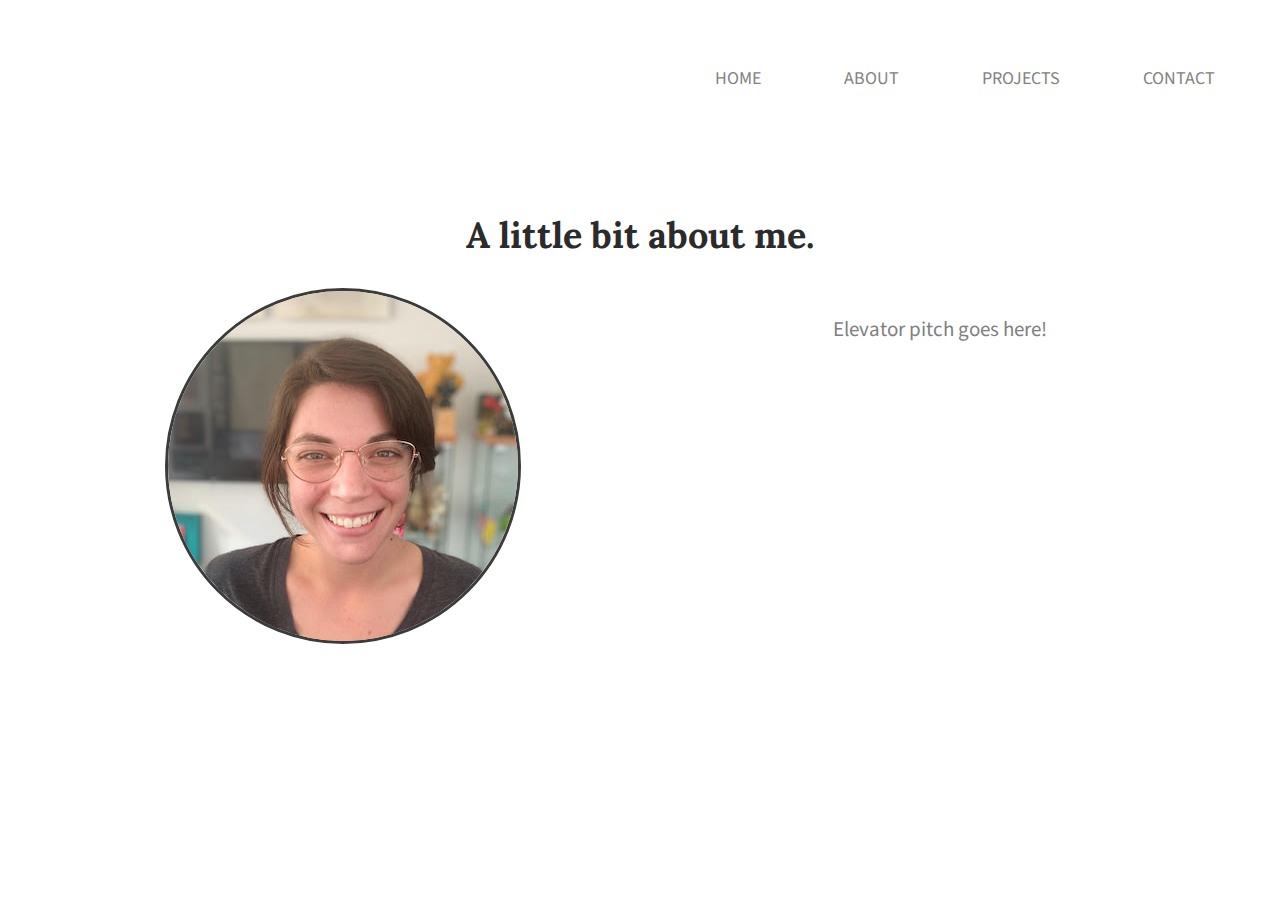
<file: about/index.html>
<!doctype html>
<html lang="en">

<head>
  <title>Dayna Lashin | About</title>
  <link rel="stylesheet" href="../css/normalize.css">
  <link rel="stylesheet" href="../css/main.css">
  <link href="https://fonts.googleapis.com/css?family=Lora:400,700" rel="stylesheet" type="text/css">
  <link href='https://fonts.googleapis.com/css?family=Source+Sans+Pro:400,700' rel='stylesheet' type='text/css'>
</head>

<body>
  <!-- NAVIGATION -->
  <header>
    <div class="full-width">
      <nav>
        <ul>
          <li><a href="../index.html">Home</a></li>
          <li><a href="../about/index.html">About</a></li>
          <li><a href="../projects/index.html">Projects</a></li>
          <li><a href="../contact/index.html">Contact</a></li>
        </ul>
      </nav>
    </div>
  </header>

  <!-- ABOUT TITLE AND PARAGRAPHS -->
  <section id="about">
    <div class="full-width">
      <h2>A little bit about me.</h2>
      <div class="half-width">
        <img src="../img/headshot.jpg" id="headshot" alt="my headshot" />
      </div>
      <div class="half-width">
        <p>Elevator pitch goes here!</p>
      </div>
    </div>
  </section>
</body>

</html>
</file>
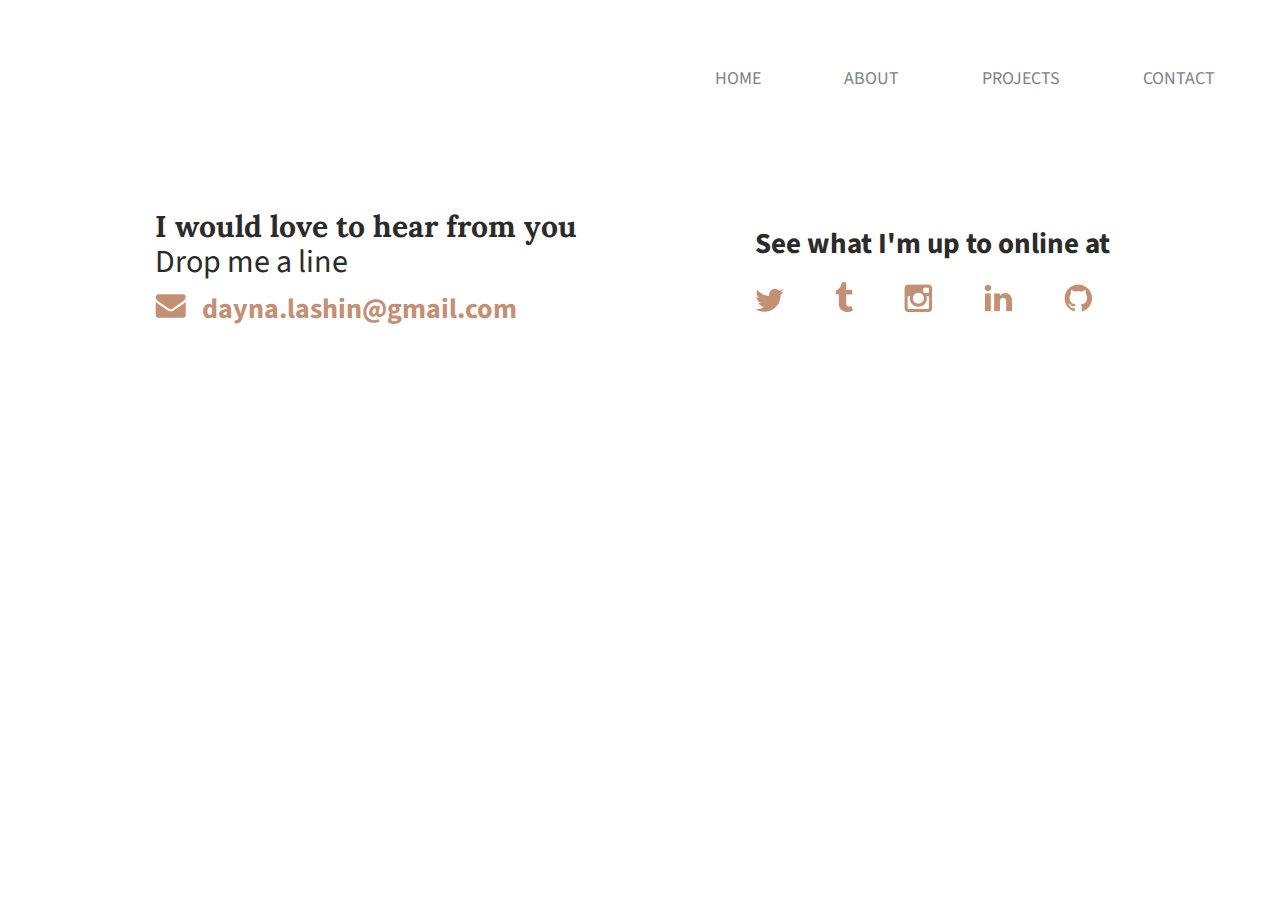
<file: contact/index.html>
<!doctype html>
<html lang="en">

<head>
  <meta charset="utf-8">
  <title>Dayna Lashin | Contact</title>
  <link rel="stylesheet" href="../css/normalize.css">
  <link rel="stylesheet" href="../css/main.css">
  <link href="https://fonts.googleapis.com/css?family=Lora:400,700" rel="stylesheet" type="text/css">
  <link href='https://fonts.googleapis.com/css?family=Source+Sans+Pro:400,700' rel='stylesheet' type='text/css'>
</head>

<body>
  <!-- NAVIGATION -->
  <header>
    <div class="full-width">
      <nav>
        <ul>
          <li><a href="../index.html">Home</a></li>
          <li><a href="../about/index.html">About</a></li>
          <li><a href="../projects/index.html">Projects</a></li>
          <li><a href="../contact/index.html">Contact</a></li>
        </ul>
      </nav>
    </div>
  </header>

  <section id="contact">
    <div class="full-width">
      <div class="half-width">
        <h2>I would love to hear from you</h2>
        <h3 id="email-header">Drop me a line</h3>
        <a href="mailto:dayna.lashin@gmail.com" target="_BLANK">
          <img src="../img/envelope.png" id="envelope" alt="envelope icon" />
          dayna.lashin@gmail.com</a><br>
      </div>
      <div class="half-width">
        <h3 id="socialmedia-header">See what I'm up to online at</h3>
        <ul>
          <li><a href="https://twitter.com/Dayna_Lashin" target="_BLANK">
              <img src="../img/twitter.png" alt="twitter icon" /></a></li>
          <li><a href="https://www.tumblr.com/" target="_BLANK">
              <img src="../img/tumblr.png" alt="tumblr icon" /></a></li>
          <li><a href="https://www.instagram.com/midgethehedge/" target="_BLANK">
              <img src="../img/instagram.png" alt="instagram icon" /></a></li>
          <li><a href="https://www.linkedin.com/in/daynalashin/" target="_BLANK">
              <img src="../img/linkedin.png" alt="linkedin icon" /></a></li>
          <li><a href="https://github.com/Dayna-Lashin" target="_BLANK">
              <img src="../img/github.png" alt="github icon" /></a></li>
        </ul>
      </div>
    </div>
  </section>
</body>

</html>
</file>
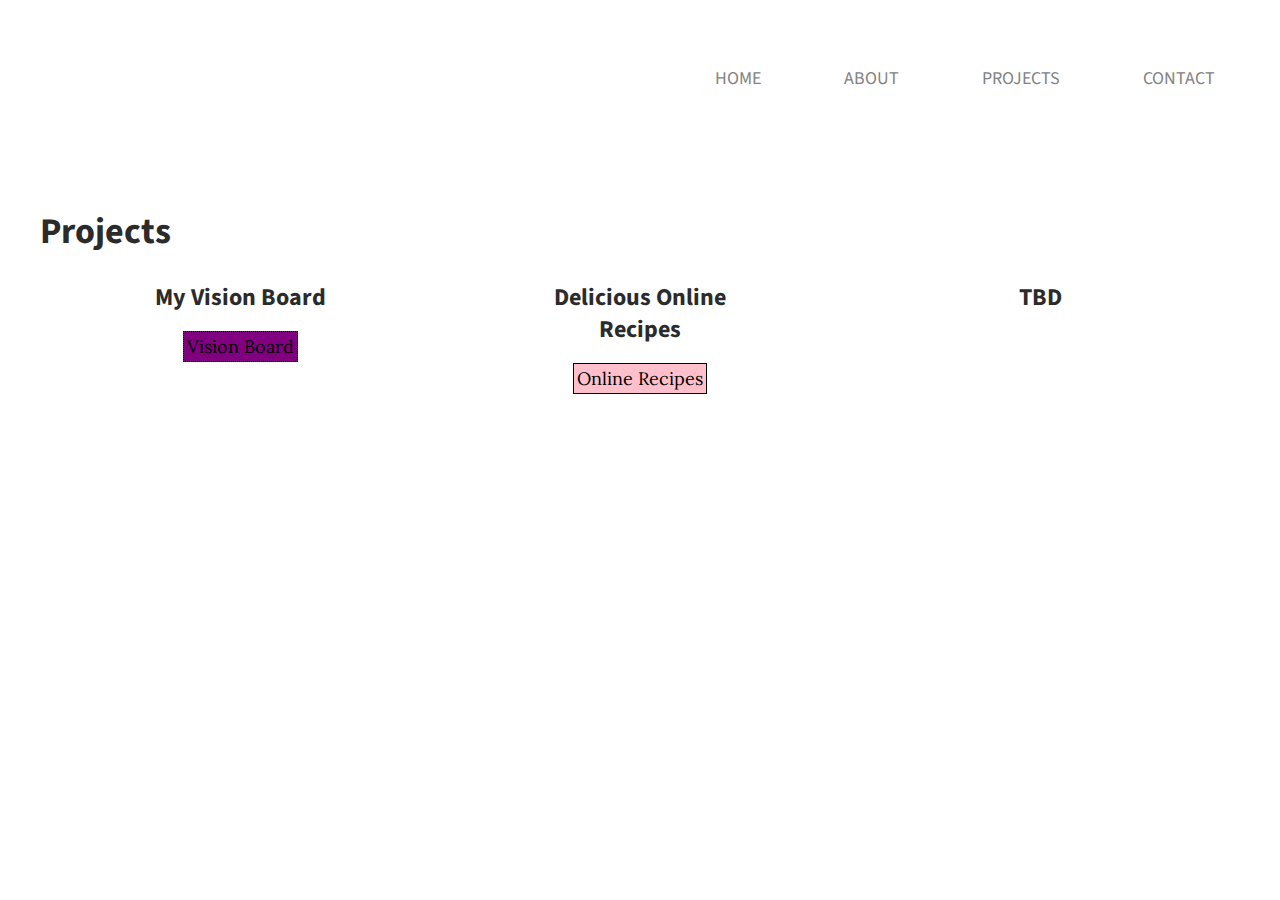
<file: projects/index.html>
<!doctype html>
<html lang="en">
   <head>
      <meta charset="utf-8">
      <title>Dayna Lashin | Projects</title>
        <link rel="stylesheet" href="../css/normalize.css">
        <link rel="stylesheet" href="../css/main.css">
        <link href="https://fonts.googleapis.com/css?family=Lora:400,700"
              rel="stylesheet" type="text/css">
        <link href='https://fonts.googleapis.com/css?family=Source+Sans+Pro:400,700'
              rel='stylesheet' type='text/css'>
   </head>

<body>
  <!-- NAVIGATION -->
  <header>
    <div class="full-width">
        <nav>
          <ul>
            <li><a class="nav" href="../index.html">Home</a></li>
            <li><a class="nav" href="../about/index.html">About</a></li>
            <li><a class="nav" href="../projects/index.html">Projects</a></li>
            <li><a class="nav" href="../contact/index.html">Contact</a></li>
          </ul>
        </nav>
    </div>
  </header>

<!-- PROJECT DESCRIPTIONS, COMMENTS, LINKS -->
   <section id="projects">
     <div class="full-width">
       <h1>Projects</h1>
       <div class="third-width">
         <h3>My Vision Board</h3>
         <p><a class="two" href="vision-board-project/index.html"target="_BLANK">Vision Board</a></p>
       </div>
       <div class="third-width">
         <h3>Delicious Online Recipes</h3>
         <p><a class="one" href="recipe-project/index.html" target="_BLANK">Online Recipes</a></p>
       </div>
       <div class="third-width">
         <h3>TBD</h3>
         <p></p>
       </div>
     </div>
   </section>
  </body>
</html>
</file>
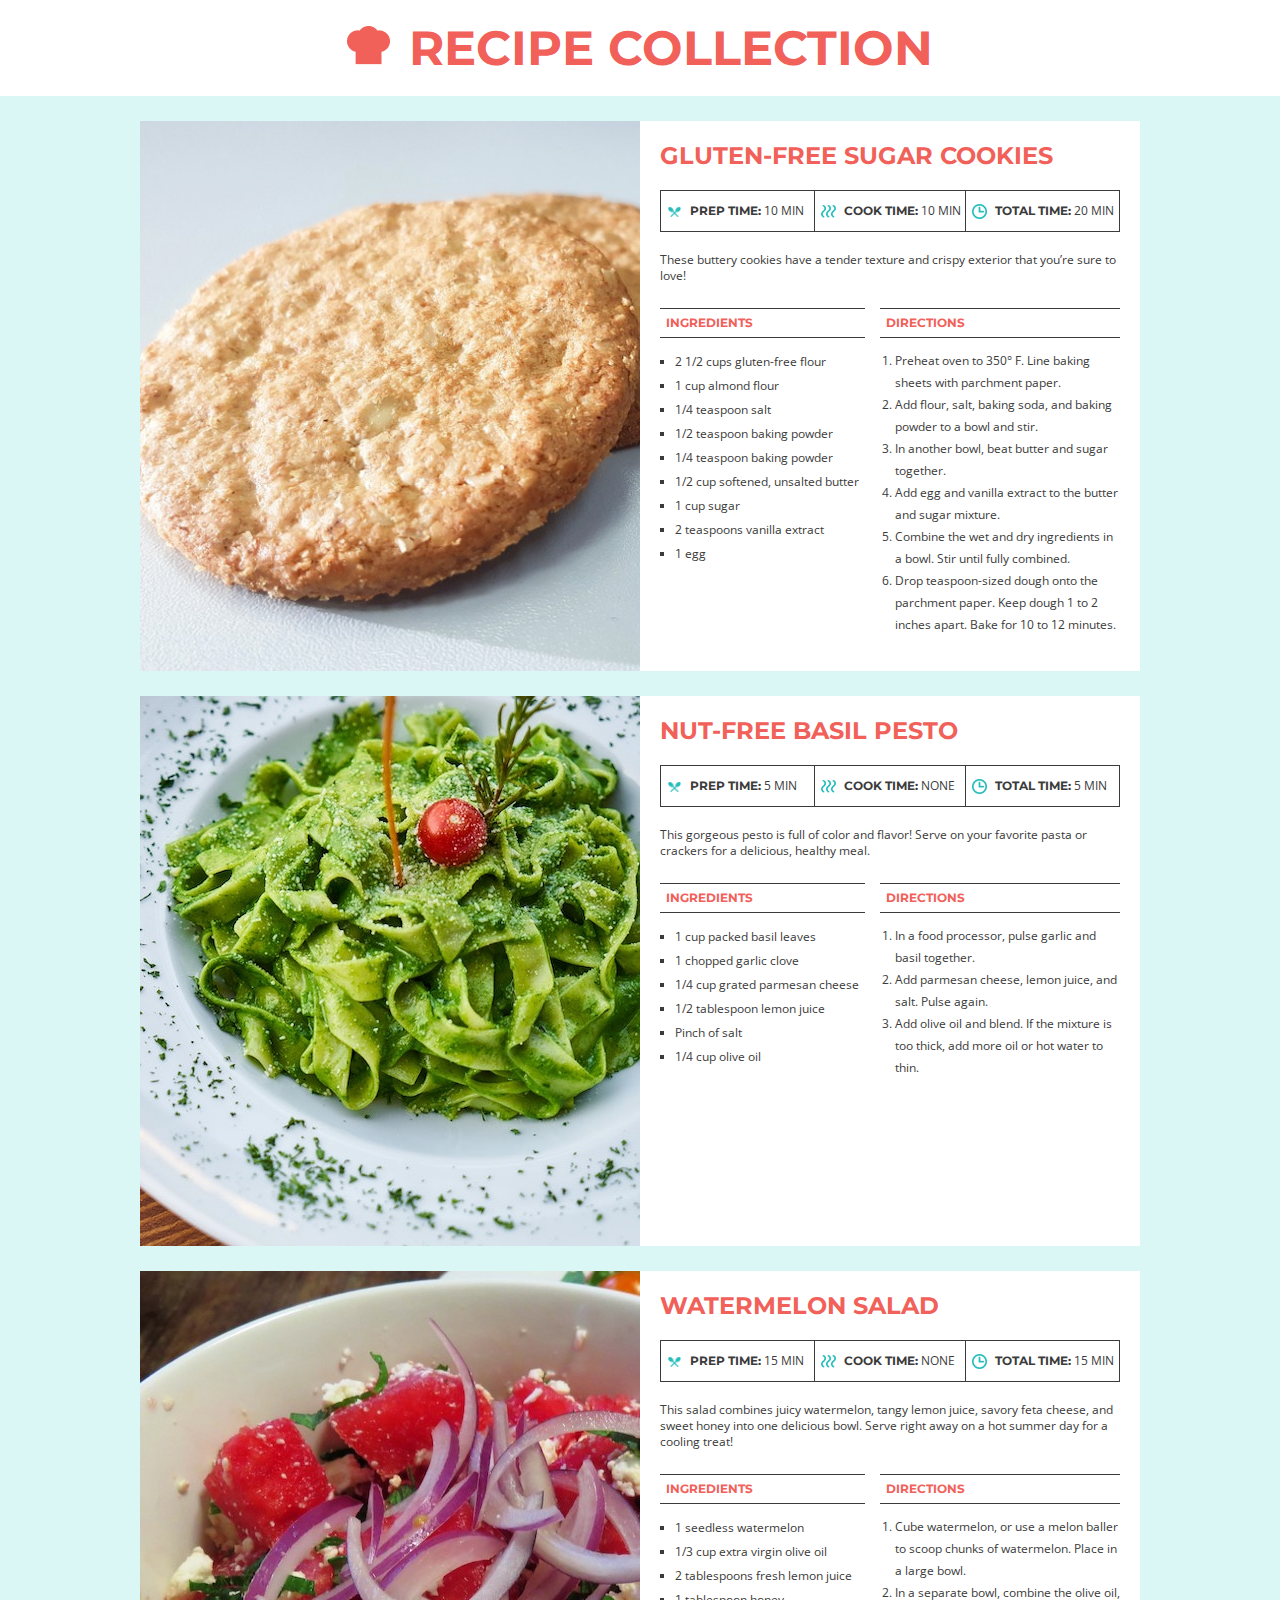
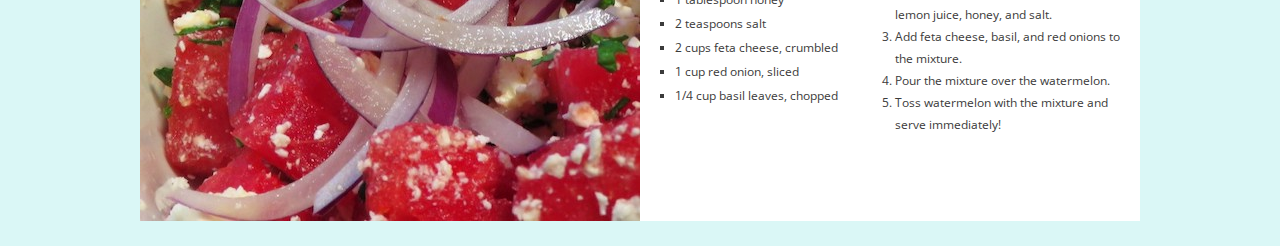
<file: projects/recipe-project/index.html>
<!doctype html>
<html lang="en">

<head>
  <meta charset="utf-8">
  <title>Recipe Cards Project</title>
  <link rel="stylesheet" href="css/normalize.css">
  <link rel="stylesheet" href="css/style.css">
  <link href="https://fonts.googleapis.com/css?family=Montserrat:700%7COpen+Sans&display=swap" rel="stylesheet">
</head>

<body>
  <header>
    <img src="img/chef-hat.png" alt="chef hat">
    <h1>Recipe Collection</h1>
  </header>

  <main>
    <article id="cookies" class="card">
      <div class="image"></div>
      <div class="recipe">
        <h2>Gluten-Free Sugar Cookies</h2>
        <div class="time">
          <div class="prep">
            <img src="img/spoons.png" alt="prep time">
            <p class="time-details"><strong>Prep Time:</strong> 10 Min</p>
          </div>
          <div class="cook">
            <img src="img/steam.png" alt="cook time">
            <p class="time-details"><strong>Cook Time:</strong> 10 Min</p>
          </div>
          <div class="total">
            <img src="img/clock.png" alt="total time">
            <p class="time-details"><strong>Total Time:</strong> 20 Min</p>
          </div>
        </div>
        <p class="description">These buttery cookies have a tender texture and crispy exterior that you’re
          sure to love!</p>
        <div class="columns">
          <section class="ingredients">
            <h3>Ingredients</h3>
            <ul>
              <li>2 1/2 cups gluten-free flour</li>
              <li>1 cup almond flour</li>
              <li>1/4 teaspoon salt</li>
              <li>1/2 teaspoon baking powder</li>
              <li>1/4 teaspoon baking powder</li>
              <li>1/2 cup softened, unsalted butter</li>
              <li>1 cup sugar</li>
              <li>2 teaspoons vanilla extract</li>
              <li>1 egg</li>
            </ul>
          </section>
          <section class="directions">
            <h3>Directions</h3>
            <ol>
              <li>Preheat oven to 350&deg; F. Line baking sheets with parchment paper.</li>
              <li>Add flour, salt, baking soda, and baking powder to a bowl and stir.</li>
              <li>In another bowl, beat butter and sugar together.</li>
              <li>Add egg and vanilla extract to the butter and sugar mixture.</li>
              <li>Combine the wet and dry ingredients in a bowl. Stir until fully combined.</li>
              <li>Drop teaspoon-sized dough onto the parchment paper. Keep dough 1 to 2 inches apart.
                Bake for 10 to 12 minutes.</li>
            </ol>
          </section>
        </div>
      </div>
    </article>

    <article id="pesto" class="card">
      <div class="image"></div>
      <div class="recipe">
        <h2>Nut-Free Basil Pesto</h2>
        <div class="time">
          <div class="prep">
            <img src="img/spoons.png" alt="prep time">
            <p class="time-details"><strong>Prep Time:</strong> 5 Min</p>
          </div>
          <div class="cook">
            <img src="img/steam.png" alt="cook time">
            <p class="time-details"><strong>Cook Time:</strong> None</p>
          </div>
          <div class="total">
            <img src="img/clock.png" alt="total time">
            <p class="time-details"><strong>Total Time:</strong> 5 Min</p>
          </div>
        </div>
        <p class="description">This gorgeous pesto is full of color and flavor! Serve on your favorite pasta
          or crackers for a delicious, healthy meal.</p>
        <div class="columns">
          <section class="ingredients">
            <h3>Ingredients</h3>
            <ul>
              <li>1 cup packed basil leaves</li>
              <li>1 chopped garlic clove</li>
              <li>1/4 cup grated parmesan cheese</li>
              <li>1/2 tablespoon lemon juice</li>
              <li>Pinch of salt</li>
              <li>1/4 cup olive oil</li>
            </ul>
          </section>
          <section class="directions">
            <h3>Directions</h3>
            <ol>
              <li>In a food processor, pulse garlic and basil together.</li>
              <li>Add parmesan cheese, lemon juice, and salt. Pulse again.</li>
              <li>Add olive oil and blend. If the mixture is too thick, add more oil or hot water to
                thin.</li>
            </ol>
          </section>
        </div>
      </div>
    </article>

    <article id="salad" class="card">
      <div class="image"></div>
      <div class="recipe">
        <h2>Watermelon Salad</h2>
        <div class="time">
          <div class="prep">
            <img src="img/spoons.png" alt="prep time">
            <p class="time-details"><strong>Prep Time:</strong> 15 Min</p>
          </div>
          <div class="cook">
            <img src="img/steam.png" alt="cook time">
            <p class="time-details"><strong>Cook Time:</strong> None</p>
          </div>
          <div class="total">
            <img src="img/clock.png" alt="total time">
            <p class="time-details"><strong>Total Time:</strong> 15 Min</p>
          </div>
        </div>
        <p class="description">This salad combines juicy watermelon, tangy lemon juice, savory feta cheese,
          and sweet honey into one delicious bowl. Serve right away on a hot summer day for a cooling
          treat!</p>
        <div class="columns">
          <section class="ingredients">
            <h3>Ingredients</h3>
            <ul>
              <li>1 seedless watermelon</li>
              <li>1/3 cup extra virgin olive oil</li>
              <li>2 tablespoons fresh lemon juice</li>
              <li>1 tablespoon honey</li>
              <li>2 teaspoons salt</li>
              <li>2 cups feta cheese, crumbled</li>
              <li>1 cup red onion, sliced</li>
              <li>1/4 cup basil leaves, chopped</li>
            </ul>
          </section>
          <section class="directions">
            <h3>Directions</h3>
            <ol>
              <li>Cube watermelon, or use a melon baller to scoop chunks of watermelon. Place in a
                large bowl.</li>
              <li>In a separate bowl, combine the olive oil, lemon juice, honey, and salt.</li>
              <li>Add feta cheese, basil, and red onions to the mixture.</li>
              <li>Pour the mixture over the watermelon.</li>
              <li>Toss watermelon with the mixture and serve immediately!</li>
            </ol>
          </section>
        </div>
      </div>
    </article>
  </main>
</body>

</html>
</file>
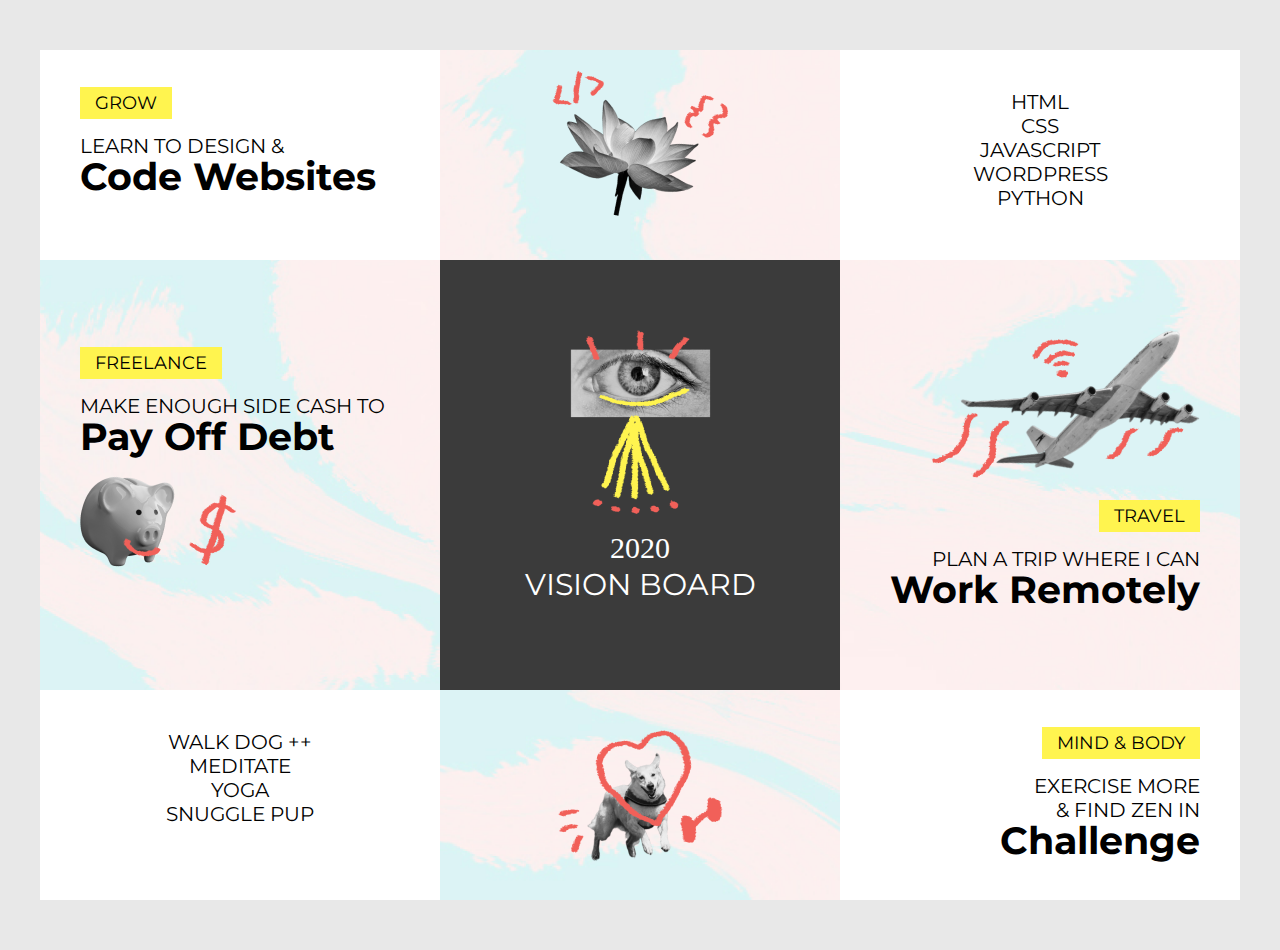
<file: projects/vision-board-project/index.html>
<!doctype html>
<html lang="en">

<head>
	<meta charset="utf-8">
	<title>Vision Board Project</title>
	<link rel="stylesheet" href="css/normalize.css">
	<link rel="stylesheet" href="css/main.css">
	<link href="https://fonts.googleapis.com/css2?family=Montserrat:wght@700&family=Permanent+Marker&display=swap" rel="stylesheet">
</head>

<body>
	<div id="vision-board">
		<div class="block small-block left light-bg">
			<p><span class="highlight">Grow</span></p>
			<p>Learn to design &amp;<br>
				<strong>Code Websites</strong></p>
		</div>
		<div class="block small-block center">
			<img src="img/flower.png" alt="flower" />
		</div>
		<div class="block small-block center light-bg">
			<p>HTML<br>
				CSS<br>
				Javascript<br>
				Wordpress<br>
				Python</p>
		</div>
		<div class="block large-block left">
			<p><span class="highlight">Freelance</span></p>
			<p>Make enough side cash to<br>
				<strong>Pay Off Debt</strong></p>
			<img src="img/piggy.png" alt="piggy bank" />
		</div>
		<div class="block large-block center dark-bg">
			<img src="img/eye.png" alt="eye" />
			<p class="title"><span class="marker">2020</span><br>Vision Board</p>
		</div>
		<div class="block large-block right">
			<img src="img/plane.png" alt="airplane" />
			<p><span class="highlight">Travel</span></p>
			<p>Plan a trip where I can<br>
				<strong>Work Remotely</strong></p>
		</div>
		<div class="block small-block center light-bg">
			<p>Walk Dog &plus;&plus;<br>
				Meditate<br>
				Yoga<br>
				Snuggle Pup</p>
		</div>
		<div class="block small-block center top-padding">
			<img src="img/doggo.png" alt="dog" />
		</div>

		<div class="block small-block right light-bg">
			<p><span class="highlight">Mind &amp; Body</span></p>
			<p>Exercise More<br>
				&amp; find zen in<br>
				<strong>Challenge</strong></p>
		</div>
	</div>
</body>

</html>
</file>
<file: css/main.css>
/***** BASE STYLES *****/

body {
    color: #2b2b2b;
    font-family: 'Source Sans Pro', sans-serif;
}

/***** GRID *****/

.full-width {
        margin: 0 auto;
        overflow: auto;
        width: 1200px;
}

.half-width {
        float: left;
        width: 600px;
}

.third-width {
        float: left;
        width: 400px;
}

/***** HEADER SECTION *****/

#home header {
    background: url("../img/full-background.png") no-repeat 0px 0px white;
    background-position: center;
    background-size: cover;
    height: 800px;
}

header h1 {
    color: #bbc085;
    font-family: 'Lora', serif;
    font-size: 30px;
    padding: 65px 0 65px 25px;
}

nav {
    float: right;
    padding: 50px 25px 25px 25px;
}

nav ul li {
    display: inline-block;
}

nav ul li a {
    color: #828282;
    font-size: 18px;
    padding-left: 80px;
    text-decoration: none;
    text-transform: uppercase;
}

header h2 {
    clear: both;
    color: #9b9b9b;
    font-family: 'Lora', serif;
    font-size: 64px;
    line-height: 80px;
    padding: 0 0 20px 25px;
    width: 1000px;
}

header h2 span {
    color: #2b2b2b;
}

/***** ABOUT SECTION *****/

#about .full-width {
    padding: 50px 0;
}

#about h2 {
    font-family: 'Lora', serif;
    font-size: 36px;
    text-align: center;
}

#about p {
    color: #7f7f7f;
    font-size: 21px;
    line-height: 40px;
    text-align: center;
}

#about img#headshot {
    margin-left: 125px;
    vertical-align: middle;
    border: 3px solid #3b3b3b;
    border-radius: 50%;
}

/***** WORK SECTION *****/

#projects {
      background: #ffffff;
      text-align: center;
}

#projects .full-width {
      padding: 50px 0;
}

#projects img {
      padding-bottom: 30px;
}

#projects h1 {
      font-size: 36px;
      text-align: left;
      Margin-bottom: 25px;
}

#projects h3 {
      font-size: 24px;
      line-height: 32px;
      margin: 0 auto;
      width: 190px;
}

#projects p {
      font-family: 'Lora', serif;
      font-size: 18px;
      line-height: 30px;
      padding: 0 50px;
}


#projects a.one {
  color: black;
  text-decoration: none;
  font-size: 18px;
  border: 1px solid black;
  padding: 3px;
  background-color: pink;
  text-align: center;
}

#projects a.two {
  color: black;
  text-decoration: none;
  font-size: 18px;
  border: 1px dotted black;
  padding: 3px;
  background-color: purple;
  text-align: center;
}

#projects a:visited {
  color: red;
  text-decoration: none;
  font-size: 18px;
}

#projects a.one:hover {
  color: purple;
}

#projects a.two:hover {
  color: yellow;
}


/***** CONTACT SECTION *****/

#contact {
      background: #ffffff;
}

#contact .full-width {
      padding: 50px 0;
}

#contact h2, #contact #email-header, #contact #socialmedia-header, #contact ul {
      padding-left: 115px;
}

#contact #envelope {
      padding: 0 10px 0 115px;
}

#contact h2 {
      font-family: 'Lora', serif;
      font-size: 30px;
      line-height: 38px;
}

#contact #email-header {
      font-size: 32px;
      font-weight: 400;
      line-height: 44px;
      margin: -30px 0 5px 0;
}

#contact #socialmedia-header {
      font-weight: bold;
      font-size: 29px;
      line-height: 44px;
      margin: 40px 0 0 0;
}

#contact a {
      color: #c49075;
      font-size: 28px;
      font-weight: bold;
      text-decoration: none;
}

#contact ul {
    list-style: none;
}

#contact ul li {
     display: inline-block;
}

#contact ul img {
    font-size: 32px;
    padding-right: 48px;
}
</file>
<file: projects/recipe-project/css/style.css>
body {
    background-color: #daf7f6;
    color: #3b3b3b;
    font-family: 'Open Sans', sans-serif;
    font-size: 12px;
    line-height: 16px;
}

header {
    background-color: #ffffff;
    text-align: center;
}

header h1 {
    color: #f16059;
    display: inline-block;
    font-family: 'Montserrat', sans-serif;
    font-size: 48px;
    font-weight: bold;
    padding-top: 40px;
    padding-bottom: 40px;
    text-transform: uppercase;
    margin: 0;
}

header img {
    margin-right: 16px;
}

main {
    width: 1000px;
    margin: 0 auto;
}

.card {
    margin-top: 25px;
    margin-bottom: 25px;
    overflow: auto;
}

.image {
    float: left;
    width: 500px;
    height: 550px;
}

.recipe {
    float: left;
    padding: 20px;
    width: 500px;
    height: 550px;
    background-color: #ffffff;
    box-sizing: border-box;
}

#cookies .image {
    background-image: url("../img/gluten-free-sugar-cookies.jpg");
    background-size: cover;
}

#pesto .image {
    background-image: url("../img/nut-free-pesto.jpg");
    background-size: cover;
}

#salad .image {
    background-image: url("../img/watermelon-salad.jpg");
    background-size: cover;
}

.recipe h2 {
    color: #f16059;
    font-family: 'Montserrat', sans-serif;
    font-size: 24px;
    font-weight: bold;
    text-transform: uppercase;
    margin-top: 0;
    line-height: 29px;
}

.time {
    margin-bottom: 20px;
    border-width: 1px;
  	border-style: solid;
  	border-color: #3B3B3B;
    overflow: auto;
}

.time div {
    float: left;
    padding-left: 6px;
    width: 33.3333%;
    box-sizing: border-box;
    text-transform: uppercase;
}

.time .cook {
    border-width: 0 1px;
    border-style: solid;
    border-color: #3B3B3B;
}

.time img {
    width: 15px;
    height: auto;
    margin-right: 5px;
    vertical-align: middle;
}

.time-details {
    display: inline-block;
}

.time strong {
    font-family: 'Montserrat', sans-serif;
}

.columns {
    overflow: auto;
}

.directions {
    float: left;
    width: 240px;
}

.ingredients {
    float: left;
    width: 205px;
    margin-right: 15px;
}

.recipe h3 {
    color: #f16059;
    font-family: 'Montserrat', sans-serif;
    font-weight: bold;
    text-transform: uppercase;
    padding: 6px;
    border-width: 1px 0px;
    border-style: solid;
    border-color: #3B3B3B;
    font-size: 12px;
}

.ingredients ul {
    padding-left: 15px;
    line-height: 24px;
    list-style-type: square;
}

.directions ol {
    padding-left: 15px;
    line-height: 22px;
}
</file>
<file: projects/vision-board-project/css/main.css>
body {
  background: #e8e8e8;
}

#vision-board {
  width: 1200px;
  height: 850px;
  overflow: auto;
  background: url('../img/background.png');
  background-size: cover;
  text-transform: uppercase;
  font-family: 'Montserrat', sans-serif;
  font-size: 20px;
  margin: 50px auto;
  font-weight: 700px;
}

.block {
  float: left;
  width: 400px;
  box-sizing: border-box;
}

.small-block {
  height: 210px;
  padding: 20px 40px;
}

.large-block {
  height: 430px;
  padding: 70px 40px;
}

.center {
  text-align: center;
}

.right {
  text-align: right;
}

.left {
  text-align: left;
}

.light-bg {
  background: #ffffff;
}

.dark-bg {
  background: #3b3b3b;
}

.title {
  margin: 10px 0;
  font-size: 30px;
  color: #ffffff;
}

.marker {
  font-family: 'Permanent Marker', cursive;
  font-weight: normal;
}

.highlight {
  background: #fff44f;
  padding: 5px 15px;;
  font-size: 18px;
}

strong {
  font-size: 38px;
  text-transform: none;
  line-height: 38px;
}

.top-padding {
  padding-top: 40px;
}
</file>
